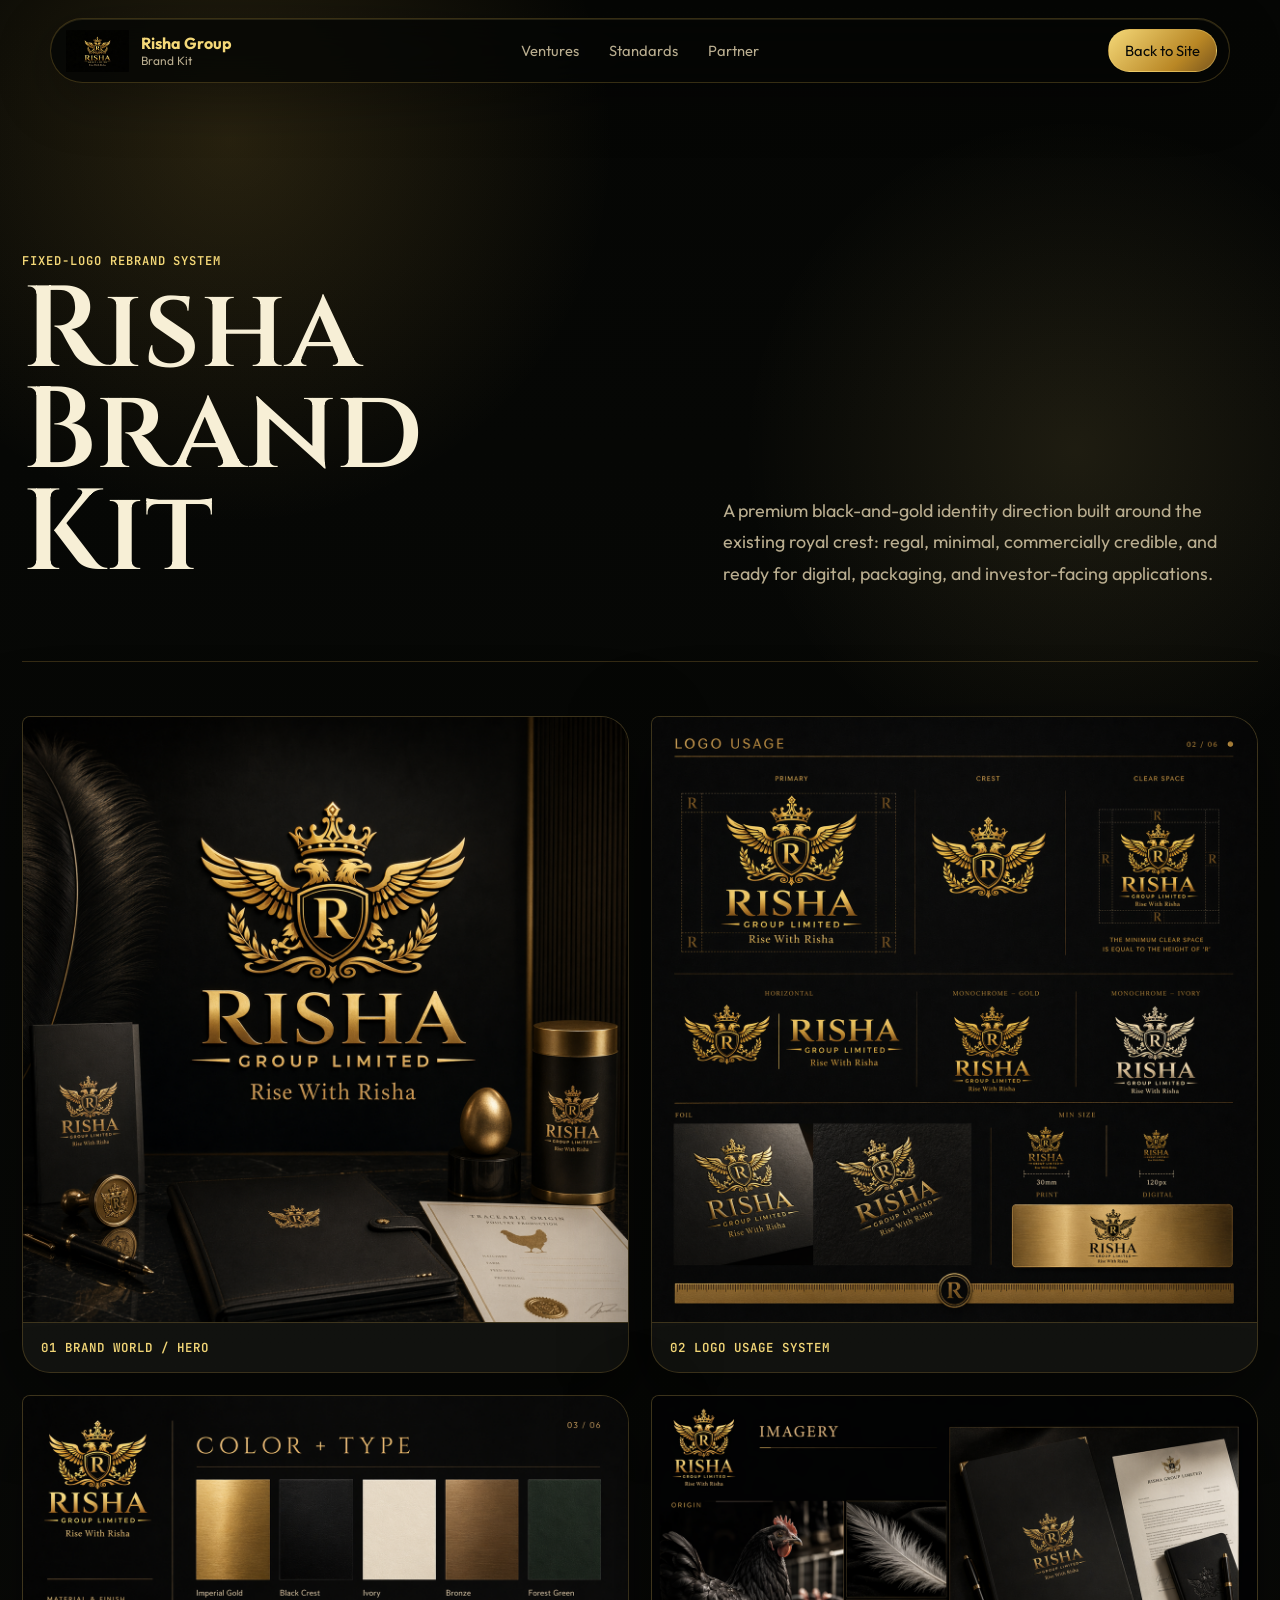
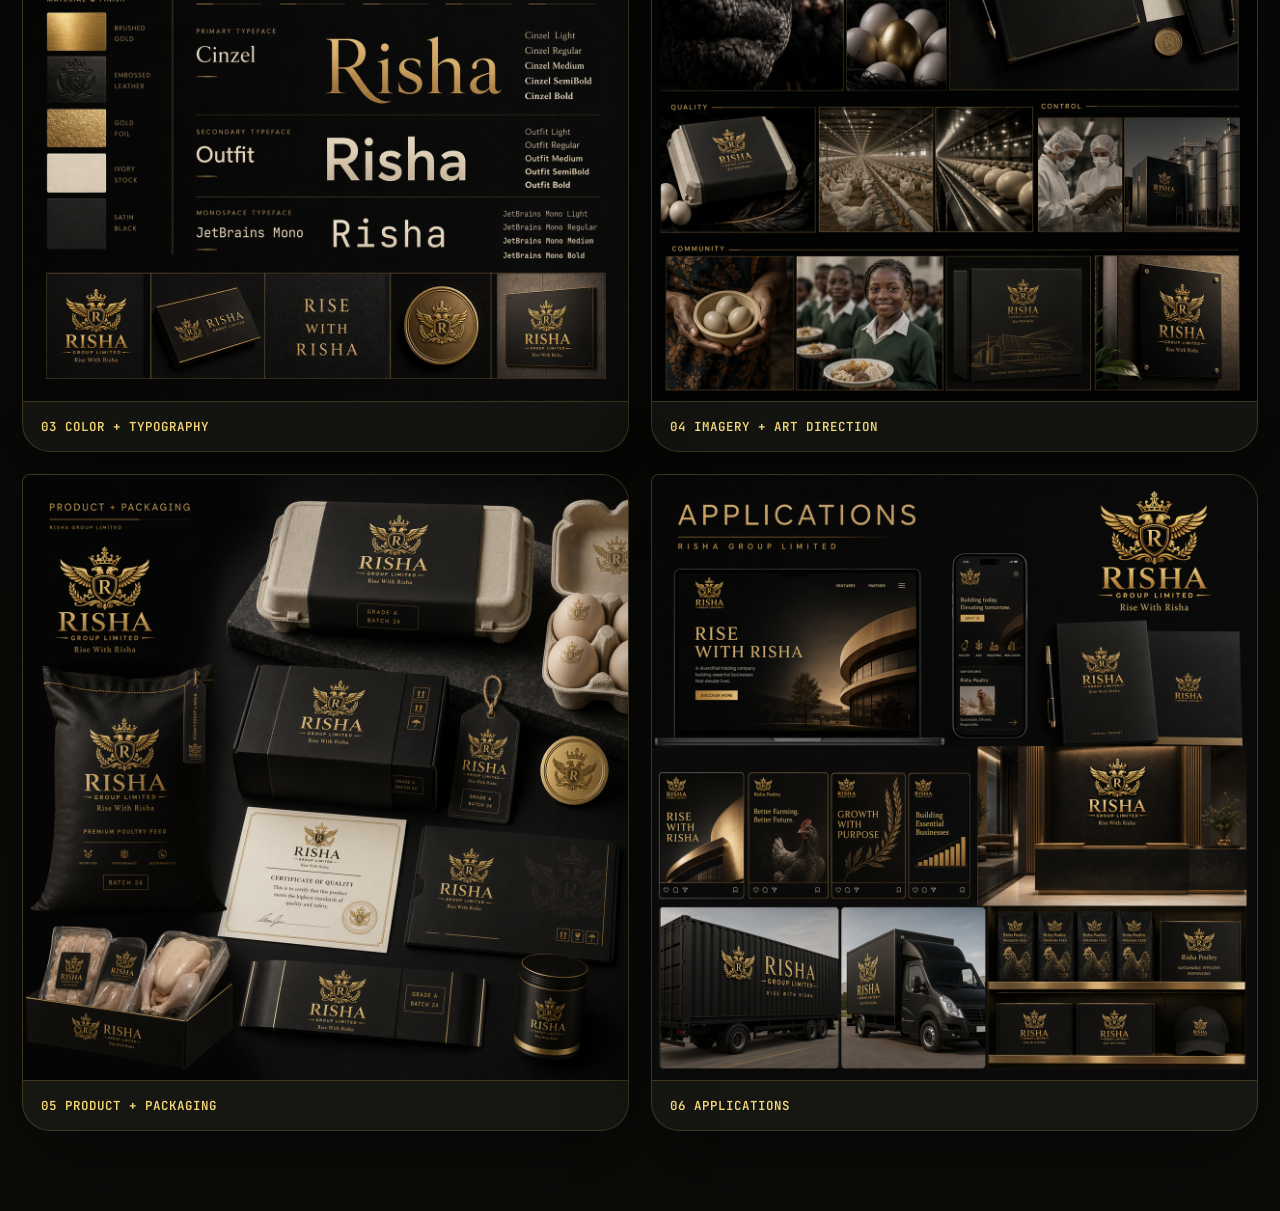
<file: brand-kit.html>
<!doctype html>
<html lang="en">
  <head>
    <meta charset="UTF-8" />
    <meta name="viewport" content="width=device-width, initial-scale=1.0" />
    <title>Risha Group Limited | Brand Kit</title>
    <meta
      name="description"
      content="A black-and-gold brand kit for Risha Group Limited, anchored to the existing crest logo."
    />
    <link rel="preconnect" href="https://fonts.googleapis.com" />
    <link rel="preconnect" href="https://fonts.gstatic.com" crossorigin />
    <link
      href="https://fonts.googleapis.com/css2?family=Cinzel:wght@500;600;700&family=Outfit:wght@400;500;600;700&family=JetBrains+Mono:wght@500;600&display=swap"
      rel="stylesheet"
    />
    <link rel="stylesheet" href="styles.css" />
  </head>
  <body>
    <header class="site-header" aria-label="Brand kit navigation">
      <a class="brand-mark" href="index.html" aria-label="Risha Group Limited home">
        <img class="brand-logo" src="assets/Risha%20logo.png" alt="Risha Group Limited logo" />
        <span>
          <strong>Risha Group</strong>
          <small>Brand Kit</small>
        </span>
      </a>
      <nav class="nav-links" aria-label="Brand kit menu">
        <a href="index.html#ventures">Ventures</a>
        <a href="index.html#standards">Standards</a>
        <a href="index.html#partner">Partner</a>
      </nav>
      <a class="nav-action" href="index.html">Back to Site</a>
    </header>

    <main class="kit-page">
      <section class="kit-hero reveal" aria-labelledby="kit-title">
        <div>
          <p class="eyebrow">Fixed-logo rebrand system</p>
          <h1 id="kit-title">Risha Brand Kit</h1>
        </div>
        <p>
          A premium black-and-gold identity direction built around the existing royal crest:
          regal, minimal, commercially credible, and ready for digital, packaging, and
          investor-facing applications.
        </p>
      </section>

      <section class="kit-grid" aria-label="Generated brand kit pages">
        <figure class="kit-card reveal">
          <img src="brand-kit/01-brand-world-hero.png" alt="Risha brand world hero page" />
          <figcaption>01 Brand World / Hero</figcaption>
        </figure>
        <figure class="kit-card reveal">
          <img src="brand-kit/02-logo-usage-system.png" alt="Risha logo usage system page" />
          <figcaption>02 Logo Usage System</figcaption>
        </figure>
        <figure class="kit-card reveal">
          <img src="brand-kit/03-color-typography.png" alt="Risha color and typography page" />
          <figcaption>03 Color + Typography</figcaption>
        </figure>
        <figure class="kit-card reveal">
          <img src="brand-kit/04-imagery-art-direction.png" alt="Risha imagery and art direction page" />
          <figcaption>04 Imagery + Art Direction</figcaption>
        </figure>
        <figure class="kit-card reveal">
          <img src="brand-kit/05-product-packaging.png" alt="Risha product and packaging page" />
          <figcaption>05 Product + Packaging</figcaption>
        </figure>
        <figure class="kit-card reveal">
          <img src="brand-kit/06-applications.png" alt="Risha cross-platform applications page" />
          <figcaption>06 Applications</figcaption>
        </figure>
      </section>
    </main>

    <script src="script.js"></script>
  </body>
</html>
</file>
<file: styles.css>
:root {
  --ink: #f7efd6;
  --muted: #b9ad8f;
  --line: rgba(216, 174, 72, 0.22);
  --paper: #080907;
  --soft: #12120e;
  --sage: #cfa84f;
  --sage-dark: #f0d47a;
  --milk: #fff9e8;
  --clay: #8b6b2e;
  --charcoal: #0e0f0c;
  --gold: #d8ae48;
  --gold-bright: #f4d878;
  --shadow: 0 24px 80px rgba(0, 0, 0, 0.5);
  --ease: cubic-bezier(0.16, 1, 0.3, 1);
}

* {
  box-sizing: border-box;
}

html {
  scroll-behavior: smooth;
}

body {
  margin: 0;
  background:
    radial-gradient(circle at 18% 5%, rgba(216, 174, 72, 0.16), transparent 30vw),
    radial-gradient(circle at 84% 16%, rgba(244, 216, 120, 0.1), transparent 26vw),
    linear-gradient(180deg, #050604 0%, var(--paper) 48%, #0c0c09 100%);
  color: var(--ink);
  font-family: "Outfit", system-ui, sans-serif;
  letter-spacing: 0;
}

.scroll-progress {
  position: fixed;
  top: 0;
  left: 0;
  z-index: 40;
  width: 100%;
  height: 3px;
  background: linear-gradient(90deg, var(--clay), var(--gold-bright), var(--gold));
  transform: scaleX(0);
  transform-origin: left;
}

img {
  display: block;
  max-width: 100%;
}

a {
  color: inherit;
  text-decoration: none;
}

button,
input,
select,
textarea {
  font: inherit;
}

.site-header {
  position: fixed;
  top: 18px;
  left: 50%;
  z-index: 20;
  display: grid;
  width: min(calc(100% - 32px), 1180px);
  grid-template-columns: 1fr auto 1fr;
  align-items: center;
  gap: 18px;
  padding: 10px 12px;
  border: 1px solid rgba(216, 174, 72, 0.24);
  border-radius: 999px;
  background: rgba(5, 6, 4, 0.78);
  box-shadow: 0 16px 56px rgba(0, 0, 0, 0.32), inset 0 1px 0 rgba(244, 216, 120, 0.12);
  backdrop-filter: blur(18px);
  transform: translateX(-50%);
}

.brand-mark {
  display: inline-flex;
  align-items: center;
  gap: 10px;
  min-width: 0;
}

.brand-logo {
  width: 68px;
  height: 42px;
  object-fit: contain;
  object-position: center;
  border-radius: 4px;
}

.brand-mark strong,
.brand-mark small {
  display: block;
  line-height: 1;
}

.brand-mark small {
  margin-top: 4px;
  color: var(--muted);
  font-size: 0.75rem;
}

.brand-mark strong {
  color: var(--gold-bright);
}

.nav-links {
  display: flex;
  align-items: center;
  gap: 6px;
  color: #b9ad8f;
  font-size: 0.92rem;
}

.nav-links a {
  border-radius: 999px;
  padding: 9px 12px;
  transition: background 260ms var(--ease), color 260ms var(--ease);
}

.nav-links a:hover {
  background: rgba(216, 174, 72, 0.12);
  color: var(--gold-bright);
}

.nav-action {
  justify-self: end;
  border-radius: 999px;
  border: 1px solid rgba(244, 216, 120, 0.38);
  background: linear-gradient(135deg, #f4d878, #b98725 68%, #7a561d);
  color: #080907;
  padding: 11px 16px;
  font-size: 0.92rem;
  transition: transform 260ms var(--ease), background 260ms var(--ease);
}

.nav-action:active,
.button:active {
  transform: translateY(1px) scale(0.98);
}

.hero-section {
  display: grid;
  min-height: 100dvh;
  grid-template-columns: minmax(0, 0.92fr) minmax(420px, 1.08fr);
  align-items: end;
  gap: clamp(28px, 6vw, 92px);
  width: min(calc(100% - 44px), 1320px);
  margin: 0 auto;
  padding: 132px 0 52px;
}

.hero-copy {
  padding-bottom: 7vh;
}

.hero-crest {
  display: grid;
  width: min(370px, 78vw);
  margin-bottom: 30px;
  overflow: hidden;
  border: 1px solid rgba(216, 174, 72, 0.22);
  border-radius: 8px;
  background: #020302;
  box-shadow: 0 22px 70px rgba(0, 0, 0, 0.34), inset 0 1px 0 rgba(244, 216, 120, 0.14);
}

.hero-crest img {
  width: 100%;
  height: auto;
  object-fit: contain;
}

.eyebrow,
.mono-label {
  color: var(--gold-bright);
  font-family: "JetBrains Mono", ui-monospace, monospace;
  font-size: 0.76rem;
  font-weight: 600;
  letter-spacing: 0.08em;
  text-transform: uppercase;
}

h1,
h2,
h3,
p {
  margin-top: 0;
}

h1 {
  max-width: 9.5ch;
  margin-bottom: 22px;
  font-family: "Cinzel", Georgia, serif;
  font-size: clamp(3.6rem, 9vw, 8rem);
  font-weight: 600;
  letter-spacing: 0;
  line-height: 0.88;
}

h2 {
  max-width: 11ch;
  margin-bottom: 0;
  font-size: clamp(2.5rem, 5vw, 5.8rem);
  font-family: "Cinzel", Georgia, serif;
  font-weight: 600;
  letter-spacing: 0;
  line-height: 0.96;
}

h3 {
  margin-bottom: 12px;
  font-size: clamp(1.5rem, 2.5vw, 2.4rem);
  line-height: 1.02;
}

.hero-lede,
.section-heading p,
.model-intro p,
.standards-copy > p,
.partner-copy > p,
.principle p,
.venture-feature-copy p,
.venture-notes p {
  max-width: 62ch;
  color: var(--muted);
  font-size: 1.05rem;
  line-height: 1.7;
}

.hero-actions {
  display: flex;
  flex-wrap: wrap;
  gap: 12px;
  margin-top: 34px;
}

.hero-readout {
  display: grid;
  grid-template-columns: repeat(3, minmax(0, 1fr));
  gap: 0;
  max-width: 520px;
  margin: 44px 0 0;
  border-block: 1px solid var(--line);
}

.hero-readout div {
  padding: 18px 18px 18px 0;
}

.hero-readout div + div {
  border-left: 1px solid var(--line);
  padding-left: 18px;
}

.hero-readout dt {
  color: var(--gold-bright);
  font-family: "JetBrains Mono", ui-monospace, monospace;
  font-size: 1.05rem;
  font-weight: 600;
}

.hero-readout dd {
  margin: 6px 0 0;
  color: var(--muted);
  font-size: 0.9rem;
}

.button {
  display: inline-flex;
  min-height: 48px;
  align-items: center;
  justify-content: center;
  border: 1px solid transparent;
  border-radius: 999px;
  padding: 13px 20px;
  cursor: pointer;
  font-weight: 600;
  transition: transform 260ms var(--ease), background 260ms var(--ease), border-color 260ms var(--ease);
}

.button.primary {
  border-color: rgba(244, 216, 120, 0.38);
  background: linear-gradient(135deg, #f4d878, #c99731 55%, #7f5a1f);
  color: #080907;
}

.button.primary:hover {
  background: linear-gradient(135deg, #fff0a8, #d8ae48 58%, #8e6727);
}

.button.secondary {
  border-color: var(--line);
  background: rgba(255, 249, 232, 0.04);
  color: var(--ink);
}

.button.secondary:hover {
  border-color: var(--gold);
}

.hero-media {
  position: relative;
  min-height: 72vh;
  overflow: hidden;
  border: 1px solid rgba(216, 174, 72, 0.2);
  border-radius: 28px 28px 8px 28px;
  box-shadow: var(--shadow);
}

.hero-media::after {
  position: absolute;
  inset: 0;
  content: "";
  background: linear-gradient(180deg, rgba(8, 9, 7, 0.12) 32%, rgba(8, 9, 7, 0.76));
}

.hero-media img,
.standards-visual img,
.venture-feature img {
  width: 100%;
  height: 100%;
  object-fit: cover;
}

.status-panel {
  position: absolute;
  right: 22px;
  bottom: 22px;
  z-index: 2;
  display: grid;
  max-width: 330px;
  grid-template-columns: auto 1fr;
  gap: 12px;
  padding: 16px;
  border: 1px solid rgba(244, 216, 120, 0.24);
  border-radius: 18px;
  background: rgba(8, 9, 7, 0.58);
  color: var(--milk);
  box-shadow: inset 0 1px 0 rgba(244, 216, 120, 0.14);
  backdrop-filter: blur(18px);
}

.signal-board {
  position: absolute;
  top: 22px;
  left: 22px;
  z-index: 2;
  display: grid;
  width: min(310px, calc(100% - 44px));
  overflow: hidden;
  border: 1px solid rgba(244, 216, 120, 0.24);
  border-radius: 18px;
  background: rgba(5, 6, 4, 0.72);
  box-shadow: inset 0 1px 0 rgba(244, 216, 120, 0.14);
  backdrop-filter: blur(18px);
}

.signal-board div {
  display: flex;
  justify-content: space-between;
  gap: 16px;
  padding: 13px 15px;
}

.signal-board div + div {
  border-top: 1px solid rgba(216, 174, 72, 0.16);
}

.signal-board span,
.signal-board strong {
  font-size: 0.88rem;
}

.signal-board span {
  color: var(--muted);
}

.signal-board strong {
  color: var(--gold-bright);
}

.status-panel p {
  margin: 0;
  font-size: 0.95rem;
  line-height: 1.45;
}

.status-dot {
  width: 10px;
  height: 10px;
  margin-top: 5px;
  border-radius: 50%;
  background: var(--gold-bright);
  animation: pulse 2.4s var(--ease) infinite;
}

.ticker-band {
  overflow: hidden;
  border-block: 1px solid var(--line);
  background: rgba(216, 174, 72, 0.08);
  color: var(--gold-bright);
}

.ticker-track {
  display: flex;
  width: max-content;
  gap: 44px;
  padding: 18px 0;
  font-family: "JetBrains Mono", ui-monospace, monospace;
  font-size: 0.82rem;
  font-weight: 600;
  text-transform: uppercase;
  animation: ticker 28s linear infinite;
}

.ticker-track span {
  white-space: nowrap;
}

.venture-section,
.model-section,
.standards-section,
.partner-section {
  width: min(calc(100% - 44px), 1320px);
  margin: 0 auto;
  padding: 116px 0;
}

.section-heading {
  display: grid;
  grid-template-columns: 0.6fr 1fr;
  gap: 40px;
  align-items: start;
  margin-bottom: 42px;
}

.section-heading h2 {
  max-width: 14ch;
}

.venture-grid {
  display: grid;
  grid-template-columns: minmax(0, 1.5fr) minmax(280px, 0.65fr);
  gap: 22px;
  align-items: stretch;
}

.venture-feature {
  display: grid;
  min-height: 520px;
  grid-template-columns: 1.05fr 0.95fr;
  overflow: hidden;
  border: 1px solid var(--line);
  border-radius: 8px 30px 30px 30px;
  background: rgba(255, 249, 232, 0.045);
}

.venture-feature-copy {
  display: flex;
  flex-direction: column;
  justify-content: end;
  padding: clamp(24px, 4vw, 52px);
}

.text-link {
  width: fit-content;
  margin-top: 18px;
  border-bottom: 1px solid currentColor;
  color: var(--gold-bright);
  font-weight: 700;
}

.venture-notes {
  display: grid;
  align-content: end;
  gap: 14px;
}

.venture-notes > div {
  border-top: 1px solid var(--line);
  padding-top: 22px;
}

.ecosystem-section {
  display: grid;
  grid-template-columns: minmax(280px, 0.76fr) minmax(0, 1fr);
  gap: clamp(28px, 7vw, 96px);
  width: min(calc(100% - 44px), 1320px);
  margin: 0 auto;
  padding: 116px 0;
  border-top: 1px solid var(--line);
}

.ecosystem-copy {
  position: sticky;
  top: 130px;
  align-self: start;
}

.ecosystem-copy h2 {
  max-width: 13ch;
  margin-bottom: 24px;
}

.ecosystem-copy p:not(.eyebrow) {
  max-width: 52ch;
  color: var(--muted);
  font-size: 1.05rem;
  line-height: 1.7;
}

.ecosystem-panel {
  display: grid;
  gap: 18px;
}

.venture-tabs {
  display: flex;
  flex-wrap: wrap;
  gap: 10px;
}

.venture-tab {
  border: 1px solid var(--line);
  border-radius: 999px;
  background: rgba(255, 249, 232, 0.045);
  color: var(--muted);
  cursor: pointer;
  padding: 11px 16px;
  font-weight: 700;
  transition: transform 240ms var(--ease), border-color 240ms var(--ease), background 240ms var(--ease), color 240ms var(--ease);
}

.venture-tab:hover,
.venture-tab.is-active {
  border-color: var(--gold-bright);
  background: linear-gradient(135deg, #f4d878, #b98725);
  color: #080907;
}

.venture-tab:active {
  transform: translateY(1px) scale(0.98);
}

.venture-stage {
  display: grid;
  grid-template-columns: minmax(0, 0.95fr) minmax(280px, 0.78fr);
  min-height: 520px;
  overflow: hidden;
  border: 1px solid var(--line);
  border-radius: 30px 8px 30px 30px;
  background: rgba(255, 249, 232, 0.045);
  box-shadow: var(--shadow);
}

.stage-media {
  min-height: 420px;
  overflow: hidden;
}

.stage-media img {
  width: 100%;
  height: 100%;
  object-fit: cover;
  transition: opacity 280ms var(--ease), transform 700ms var(--ease);
}

.stage-media img.is-switching {
  opacity: 0;
  transform: scale(1.04);
}

.stage-copy {
  display: flex;
  flex-direction: column;
  justify-content: end;
  padding: clamp(24px, 4vw, 48px);
}

.stage-copy p {
  color: var(--muted);
  font-size: 1.05rem;
  line-height: 1.7;
}

.stage-metrics {
  display: grid;
  grid-template-columns: 1fr 1fr;
  gap: 12px;
  margin: 28px 0 0;
}

.stage-metrics div {
  border-top: 1px solid var(--line);
  padding-top: 14px;
}

.stage-metrics dt {
  color: var(--gold-bright);
  font-family: "JetBrains Mono", ui-monospace, monospace;
  font-weight: 600;
}

.stage-metrics dd {
  margin: 5px 0 0;
  color: var(--muted);
  font-size: 0.9rem;
}

.model-section {
  display: grid;
  grid-template-columns: minmax(260px, 0.72fr) minmax(0, 1fr);
  gap: clamp(32px, 8vw, 124px);
  border-top: 1px solid var(--line);
}

.model-intro {
  position: sticky;
  top: 130px;
  align-self: start;
}

.principle-stack {
  display: grid;
  gap: 0;
}

.principle {
  display: grid;
  grid-template-columns: 96px 1fr;
  gap: 24px;
  padding: 42px 0;
  border-bottom: 1px solid var(--line);
}

.principle:first-child {
  border-top: 1px solid var(--line);
}

.principle-index,
.metric-list dt {
  color: var(--gold-bright);
  font-family: "JetBrains Mono", ui-monospace, monospace;
  font-weight: 600;
}

.runway-section {
  width: min(calc(100% - 44px), 1320px);
  margin: 0 auto;
  padding: 116px 0;
  border-top: 1px solid var(--line);
}

.runway-heading {
  display: grid;
  grid-template-columns: 0.62fr 1fr;
  gap: 40px;
  margin-bottom: 36px;
}

.runway-heading h2 {
  max-width: 14ch;
}

.runway-track {
  display: grid;
  grid-template-columns: 1.2fr 0.85fr 1fr 0.92fr;
  align-items: stretch;
  gap: 14px;
}

.runway-step {
  min-height: 260px;
  display: flex;
  flex-direction: column;
  justify-content: space-between;
  border: 1px solid var(--line);
  border-radius: 8px;
  background: rgba(255, 249, 232, 0.045);
  padding: 22px;
  transition: transform 280ms var(--ease), background 280ms var(--ease), box-shadow 280ms var(--ease);
}

.runway-step:nth-child(2) {
  margin-top: 54px;
}

.runway-step:nth-child(3) {
  margin-top: 18px;
}

.runway-step:hover {
  background: rgba(255, 249, 232, 0.075);
  box-shadow: 0 18px 44px rgba(0, 0, 0, 0.28);
  transform: translateY(-5px);
}

.runway-step span {
  color: var(--gold-bright);
  font-family: "JetBrains Mono", ui-monospace, monospace;
  font-size: 0.76rem;
  font-weight: 600;
  letter-spacing: 0.08em;
  text-transform: uppercase;
}

.runway-step h3 {
  margin-top: auto;
}

.runway-step p {
  margin-bottom: 0;
  color: var(--muted);
  line-height: 1.55;
}

.standards-section {
  display: grid;
  grid-template-columns: minmax(320px, 0.9fr) minmax(0, 1fr);
  gap: clamp(28px, 7vw, 96px);
  align-items: center;
}

.standards-visual {
  height: min(660px, 78vh);
  overflow: hidden;
  border-radius: 30px 8px 30px 30px;
  box-shadow: var(--shadow);
}

.standards-copy h2,
.partner-copy h2 {
  max-width: 12ch;
  margin-bottom: 24px;
}

.metric-list {
  display: grid;
  gap: 0;
  margin: 34px 0 0;
}

.metric-list div {
  display: grid;
  grid-template-columns: 118px 1fr;
  gap: 20px;
  padding: 20px 0;
  border-top: 1px solid var(--line);
}

.metric-list dt {
  font-size: 1.2rem;
}

.metric-list dd {
  margin: 0;
  color: var(--muted);
  line-height: 1.5;
}

.partner-section {
  display: grid;
  grid-template-columns: minmax(280px, 0.8fr) minmax(0, 1fr);
  gap: clamp(28px, 7vw, 104px);
  align-items: start;
  padding-bottom: 80px;
}

.contact-routes {
  display: grid;
  gap: 12px;
  margin-top: 32px;
}

.contact-routes a {
  width: fit-content;
  border-bottom: 1px solid var(--line);
  color: var(--gold-bright);
  font-weight: 700;
}

.partner-badge {
  display: grid;
  gap: 7px;
  width: min(100%, 360px);
  margin-top: 34px;
  border-left: 3px solid var(--gold);
  background: rgba(216, 174, 72, 0.09);
  padding: 16px 18px;
}

.partner-badge span {
  color: var(--muted);
  font-family: "JetBrains Mono", ui-monospace, monospace;
  font-size: 0.72rem;
  font-weight: 600;
  letter-spacing: 0.08em;
  text-transform: uppercase;
}

.partner-badge strong {
  color: var(--ink);
  font-size: 1.05rem;
}

.partner-form {
  display: grid;
  gap: 18px;
  padding: clamp(22px, 4vw, 46px);
  border: 1px solid var(--line);
  border-radius: 8px 30px 30px 30px;
  background: rgba(255, 249, 232, 0.05);
  box-shadow: var(--shadow);
}

.form-row {
  display: grid;
  gap: 7px;
}

.form-row label {
  color: var(--ink);
  font-weight: 700;
}

.form-row input,
.form-row select,
.form-row textarea {
  width: 100%;
  border: 1px solid var(--line);
  border-radius: 8px;
  background: rgba(5, 6, 4, 0.42);
  color: var(--ink);
  padding: 13px 14px;
  outline: none;
  transition: border-color 240ms var(--ease), box-shadow 240ms var(--ease);
}

.form-row textarea {
  resize: vertical;
}

.form-row input:focus,
.form-row select:focus,
.form-row textarea:focus {
  border-color: var(--gold);
  box-shadow: 0 0 0 4px rgba(216, 174, 72, 0.13);
}

.form-row small {
  color: var(--muted);
  font-size: 0.82rem;
}

.form-error,
.form-success {
  min-height: 22px;
  margin: 0;
  font-size: 0.92rem;
  line-height: 1.45;
}

.form-error {
  color: #9a3c32;
}

.form-success {
  color: var(--gold-bright);
  font-weight: 700;
}

.site-footer {
  display: flex;
  align-items: center;
  justify-content: space-between;
  gap: 20px;
  width: min(calc(100% - 44px), 1320px);
  margin: 0 auto;
  padding: 32px 0;
  border-top: 1px solid var(--line);
  color: var(--muted);
}

.site-footer img {
  width: 190px;
  max-width: 48vw;
  height: auto;
  object-fit: contain;
}

.site-footer p {
  margin: 0;
  color: var(--gold-bright);
  font-family: "Cinzel", Georgia, serif;
}

.kit-page {
  width: min(calc(100% - 44px), 1320px);
  margin: 0 auto;
  padding: 140px 0 80px;
}

.kit-hero {
  display: grid;
  grid-template-columns: minmax(0, 0.8fr) minmax(280px, 0.7fr);
  gap: clamp(28px, 7vw, 92px);
  align-items: end;
  min-height: 58dvh;
  border-bottom: 1px solid var(--line);
  padding-bottom: 54px;
}

.kit-hero h1 {
  max-width: 9ch;
}

.kit-hero p:not(.eyebrow) {
  max-width: 58ch;
  color: var(--muted);
  font-size: 1.12rem;
  line-height: 1.75;
}

.kit-grid {
  display: grid;
  grid-template-columns: repeat(2, minmax(0, 1fr));
  gap: 22px;
  padding-top: 54px;
}

.kit-card {
  margin: 0;
  overflow: hidden;
  border: 1px solid var(--line);
  border-radius: 8px 28px 28px 28px;
  background: rgba(255, 249, 232, 0.045);
  box-shadow: var(--shadow);
}

.kit-card img {
  width: 100%;
  aspect-ratio: 1 / 1;
  object-fit: cover;
}

.kit-card figcaption {
  border-top: 1px solid var(--line);
  color: var(--gold-bright);
  font-family: "JetBrains Mono", ui-monospace, monospace;
  font-size: 0.78rem;
  font-weight: 600;
  letter-spacing: 0.08em;
  padding: 16px 18px;
  text-transform: uppercase;
}

.reveal {
  opacity: 0;
  transform: translateY(18px);
  transition: opacity 780ms var(--ease), transform 780ms var(--ease);
}

.reveal.is-visible {
  opacity: 1;
  transform: translateY(0);
}

@keyframes ticker {
  to {
    transform: translateX(-50%);
  }
}

@keyframes pulse {
  0%,
  100% {
    transform: scale(1);
    opacity: 0.65;
  }
  50% {
    transform: scale(1.55);
    opacity: 1;
  }
}

@media (max-width: 960px) {
  .site-header {
    grid-template-columns: 1fr auto;
    border-radius: 24px;
  }

  .nav-links {
    display: none;
  }

  .hero-section,
  .venture-grid,
  .ecosystem-section,
  .venture-stage,
  .model-section,
  .runway-heading,
  .kit-hero,
  .standards-section,
  .partner-section,
  .section-heading,
  .venture-feature {
    grid-template-columns: 1fr;
  }

  .hero-section {
    min-height: auto;
    padding-top: 120px;
  }

  .hero-copy {
    padding-bottom: 0;
  }

  .hero-media {
    min-height: 520px;
  }

  .model-intro {
    position: static;
  }

  .ecosystem-copy {
    position: static;
  }

  .runway-track {
    grid-template-columns: repeat(2, minmax(0, 1fr));
  }

  .runway-step:nth-child(2),
  .runway-step:nth-child(3) {
    margin-top: 0;
  }

  .venture-feature {
    min-height: auto;
  }

  .venture-feature img {
    aspect-ratio: 1.15 / 1;
  }
}

@media (max-width: 640px) {
  .site-header {
    top: 10px;
    width: calc(100% - 20px);
    padding: 9px;
  }

  .brand-mark small {
    display: none;
  }

  .nav-action {
    padding: 10px 12px;
    font-size: 0.84rem;
  }

  .hero-section,
  .venture-section,
  .ecosystem-section,
  .model-section,
  .runway-section,
  .standards-section,
  .partner-section,
  .site-footer {
    width: min(calc(100% - 28px), 1320px);
  }

  .hero-section {
    padding-top: 106px;
  }

  h1 {
    font-size: clamp(3.4rem, 18vw, 5rem);
  }

  h2 {
    max-width: 12ch;
    font-size: clamp(2.25rem, 13vw, 3.6rem);
  }

  .hero-media {
    min-height: 430px;
    border-radius: 22px 22px 8px 22px;
  }

  .signal-board {
    top: 12px;
    left: 12px;
    width: calc(100% - 24px);
  }

  .status-panel {
    right: 12px;
    bottom: 12px;
    max-width: calc(100% - 24px);
  }

  .hero-actions,
  .site-footer {
    flex-direction: column;
  }

  .button {
    width: 100%;
  }

  .venture-section,
  .ecosystem-section,
  .model-section,
  .runway-section,
  .standards-section,
  .partner-section {
    padding: 78px 0;
  }

  .hero-readout,
  .stage-metrics,
  .runway-track,
  .kit-grid {
    grid-template-columns: 1fr;
  }

  .hero-readout div + div {
    border-top: 1px solid var(--line);
    border-left: 0;
    padding-left: 0;
  }

  .venture-stage {
    min-height: auto;
  }

  .stage-media {
    min-height: 340px;
  }

  .principle,
  .metric-list div {
    grid-template-columns: 1fr;
    gap: 10px;
  }

  .partner-form {
    padding: 20px;
  }
}

@media (prefers-reduced-motion: reduce) {
  *,
  *::before,
  *::after {
    scroll-behavior: auto !important;
    animation-duration: 1ms !important;
    animation-iteration-count: 1 !important;
    transition-duration: 1ms !important;
  }
}
</file>
